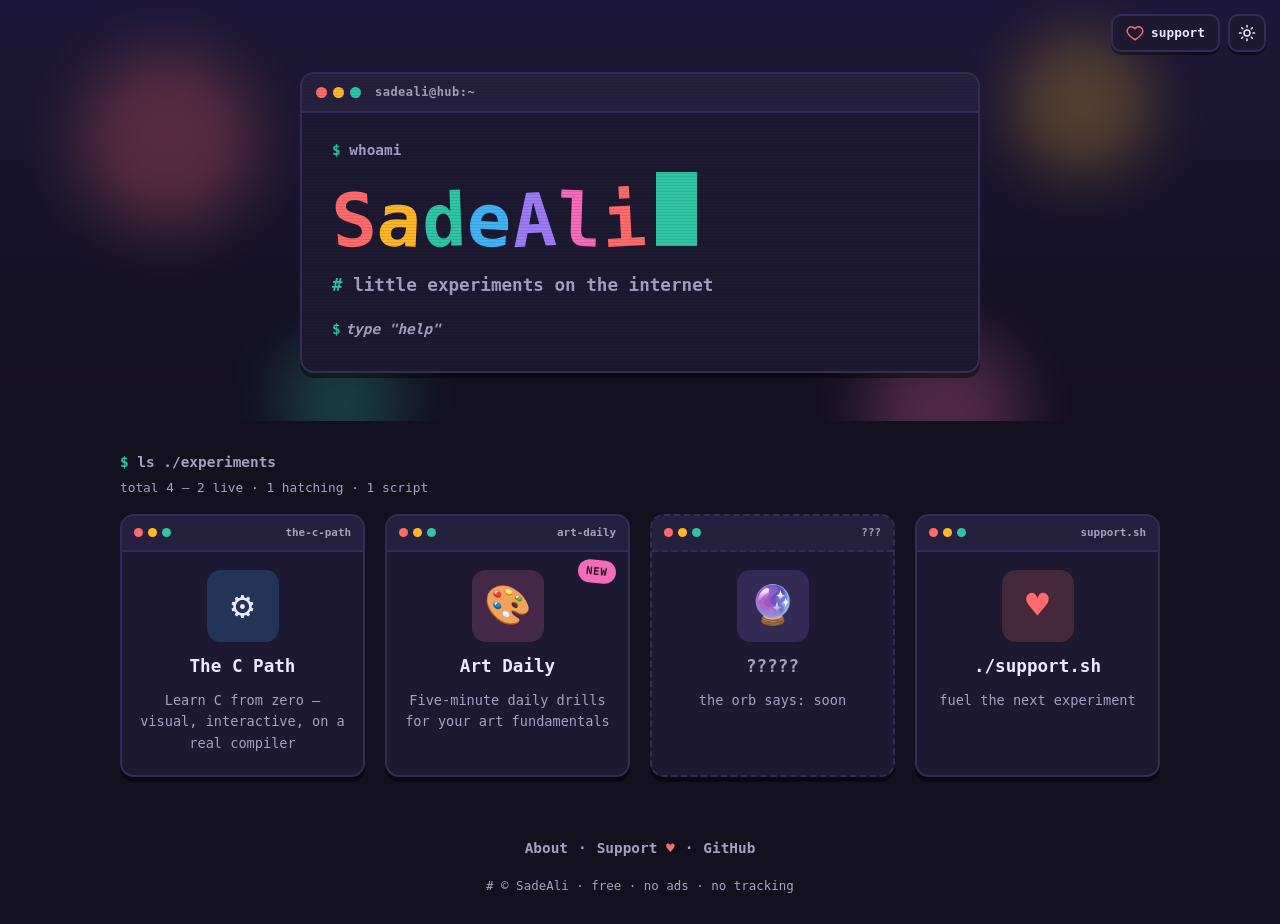
<file: index.html>
<!DOCTYPE html>
<html lang="en">
<head>
<meta charset="UTF-8">
<meta name="viewport" content="width=device-width, initial-scale=1.0">
<title>SadeAli — little experiments on the internet</title>
<meta name="description" content="A growing collection of small interactive experiments — games, tools and explorables. Free, in your browser, no ads, no signup.">
<meta property="og:type" content="website">
<meta property="og:title" content="SadeAli — little experiments on the internet">
<meta property="og:description" content="A growing collection of small interactive experiments — games, tools and explorables. Free, no ads, no signup.">
<meta property="og:site_name" content="SadeAli">
<meta property="og:url" content="https://sadeali.com/">
<meta property="og:image" content="https://sadeali.com/og.png">
<meta property="og:image:width" content="1200">
<meta property="og:image:height" content="630">
<meta property="og:image:alt" content="SadeAli — little experiments on the internet">
<link rel="canonical" href="https://sadeali.com/">
<meta name="twitter:card" content="summary_large_image">
<meta name="twitter:title" content="SadeAli — little experiments on the internet">
<meta name="twitter:description" content="A growing collection of small interactive experiments. Free, no ads, no signup.">
<meta name="twitter:image" content="https://sadeali.com/og.png">
<link rel="icon" href="data:image/svg+xml,&lt;svg xmlns='http://www.w3.org/2000/svg' viewBox='0 0 100 100'&gt;&lt;text y='.9em' font-size='90'&gt;🧪&lt;/text&gt;&lt;/svg&gt;">
<link rel="stylesheet" href="css/style.css">
<script>
(function(){var t=null;try{t=localStorage.getItem('sadeali-theme');}catch(e){}document.documentElement.dataset.theme=(t==='light')?'light':'dark';})();
/* Typed `whoami` intro: once per session, JS-on, motion allowed. main.js
   plays it; the timeout is a failsafe so the hero can never stay hidden. */
(function(){try{if(!matchMedia('(prefers-reduced-motion: reduce)').matches&&!sessionStorage.getItem('sadeali-typed')){setTimeout(function(){document.documentElement.classList.remove('typing');},2500);document.documentElement.classList.add('typing');sessionStorage.setItem('sadeali-typed','1');}}catch(e){}})();
</script>
<script type="application/ld+json">
{
  "@context": "https://schema.org",
  "@graph": [
    {"@type": "WebSite", "name": "SadeAli", "url": "https://sadeali.com/"},
    {"@type": "Person", "name": "SadeAli", "url": "https://sadeali.com/about/", "sameAs": ["https://github.com/SadeAli"]}
  ]
}
</script>
</head>
<body>
<a class="skip" href="#projects">Skip to projects</a>

<header class="hero">
  <div class="corner-controls">
    <a class="iconbtn heartbtn" href="support/" title="Support this site" aria-label="Support this site">
      <svg viewBox="0 0 24 24" width="18" height="18" aria-hidden="true"><path d="M12 21s-7.5-4.6-9.7-9A5.4 5.4 0 0 1 12 6.6 5.4 5.4 0 0 1 21.7 12c-2.2 4.4-9.7 9-9.7 9Z" stroke="currentColor" stroke-width="2" fill="none" stroke-linejoin="round"/></svg>
      <span class="heartlabel" aria-hidden="true">support</span>
    </a>
    <button class="iconbtn" id="themeToggle" aria-label="Toggle light or dark theme" title="Toggle theme" hidden>
      <svg class="ic-moon" viewBox="0 0 24 24" width="18" height="18" aria-hidden="true"><path d="M21 12.8A9 9 0 1 1 11.2 3a7 7 0 0 0 9.8 9.8Z" stroke="currentColor" stroke-width="2" fill="none" stroke-linejoin="round"/></svg>
      <svg class="ic-sun" viewBox="0 0 24 24" width="18" height="18" aria-hidden="true"><circle cx="12" cy="12" r="4" stroke="currentColor" stroke-width="2" fill="none"/><path d="M12 2v2m0 16v2M2 12h2m16 0h2M4.9 4.9l1.4 1.4m11.4 11.4 1.4 1.4M19.1 4.9l-1.4 1.4M6.3 17.7l-1.4 1.4" stroke="currentColor" stroke-width="2" stroke-linecap="round"/></svg>
    </button>
  </div>
  <div class="blobs" aria-hidden="true"><i class="blob b1"></i><i class="blob b2"></i><i class="blob b3"></i><i class="blob b4"></i></div>
  <div class="term hero-term">
    <div class="term-bar" aria-hidden="true"><i class="dot d1"></i><i class="dot d2"></i><i class="dot d3"></i><span class="term-title">sadeali@hub:~</span></div>
    <div class="term-body">
      <p class="promptline" aria-hidden="true"><span class="prompt">$</span> <span id="typedCmd">whoami</span></p>
      <h1 class="wordmark" aria-label="SadeAli"><span aria-hidden="true">S</span><span aria-hidden="true">a</span><span aria-hidden="true">d</span><span aria-hidden="true">e</span><span aria-hidden="true">A</span><span aria-hidden="true">l</span><span aria-hidden="true">i</span><span class="cursor" aria-hidden="true"></span></h1>
      <p class="tagline"><span class="comment-hash" aria-hidden="true"># </span>little experiments on the internet</p>
      <div class="shell" id="shell" hidden>
        <div id="shellOut" class="shell-out" role="log" aria-live="polite" aria-label="Terminal output" tabindex="0"></div>
        <form class="shell-form">
          <p class="promptline shell-line"><span class="prompt" aria-hidden="true">$</span> <input id="shellIn" class="shell-in" type="text" autocomplete="off" autocapitalize="none" spellcheck="false" enterkeyhint="go" aria-label="Terminal input — type help and press Enter" placeholder="type &quot;help&quot;"></p>
        </form>
      </div>
    </div>
  </div>
</header>

<main id="projects">
  <div class="gridwrap">
    <p class="promptline lsline" aria-hidden="true"><span class="prompt">$</span> ls ./experiments</p>
    <p class="lsout" aria-hidden="true">total 4 — 2 live · 1 hatching · 1 script</p>
    <ul class="grid" aria-label="Projects">
      <li>
        <a class="card accent-sky" href="https://waytoc.sadeali.com/">
          <span class="card-bar" aria-hidden="true"><i class="dot d1"></i><i class="dot d2"></i><i class="dot d3"></i><span class="card-slug">the-c-path</span></span>
          <span class="card-icon" aria-hidden="true">⚙️</span>
          <h2 class="card-title">The C Path</h2>
          <p class="card-tagline">Learn C from zero — visual, interactive, on a real compiler</p>
        </a>
      </li>
      <li>
        <a class="card accent-bubblegum" href="https://artdaily.sadeali.com/">
          <span class="card-bar" aria-hidden="true"><i class="dot d1"></i><i class="dot d2"></i><i class="dot d3"></i><span class="card-slug">art-daily</span></span>
          <span class="badge">NEW</span>
          <span class="card-icon" aria-hidden="true">🎨</span>
          <h2 class="card-title">Art Daily</h2>
          <p class="card-tagline">Five-minute daily drills for your art fundamentals</p>
        </a>
      </li>
      <li>
        <div class="card card-soon accent-lilac">
          <span class="card-bar" aria-hidden="true"><i class="dot d1"></i><i class="dot d2"></i><i class="dot d3"></i><span class="card-slug">???</span></span>
          <span class="card-icon" aria-hidden="true">🔮</span>
          <h2 class="card-title">?????</h2>
          <p class="card-tagline">the orb says: soon</p>
        </div>
      </li>
      <li>
        <a class="card card-support accent-coral" href="support/">
          <span class="card-bar" aria-hidden="true"><i class="dot d1"></i><i class="dot d2"></i><i class="dot d3"></i><span class="card-slug">support.sh</span></span>
          <span class="card-icon" aria-hidden="true">♥</span>
          <h2 class="card-title">./support.sh</h2>
          <p class="card-tagline">fuel the next experiment</p>
        </a>
      </li>
    </ul>
  </div>
</main>

<footer class="footer">
  <nav class="footnav" aria-label="Site links">
    <a href="about/">About</a>
    <span aria-hidden="true">·</span>
    <a href="support/">Support <span class="heart-ink" aria-hidden="true">♥</span></a>
    <span aria-hidden="true">·</span>
    <a href="https://github.com/SadeAli" rel="me noopener">GitHub</a>
    <span id="supportLinks"></span>
  </nav>
  <p class="fineprint"><span aria-hidden="true"># </span>© SadeAli · free · no ads · no tracking</p>
</footer>

<script src="js/support-config.js"></script>
<script src="js/main.js"></script>
<script src="js/terminal.js"></script>
</body>
</html>
</file>
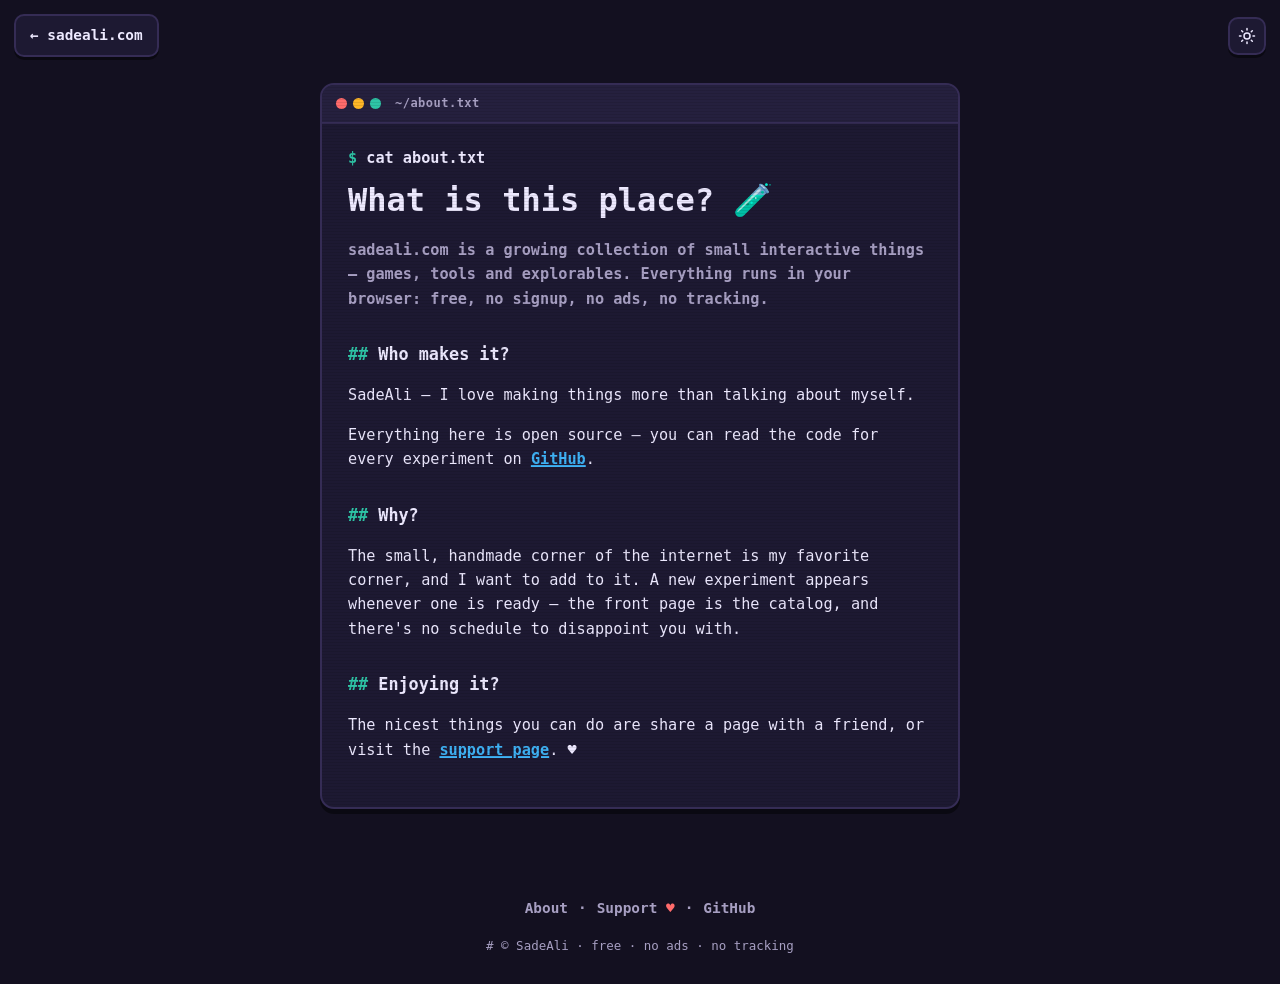
<file: about/index.html>
<!DOCTYPE html>
<html lang="en">
<head>
<meta charset="UTF-8">
<meta name="viewport" content="width=device-width, initial-scale=1.0">
<title>About — SadeAli</title>
<meta name="description" content="What sadeali.com is, who makes it, and why: a growing collection of free interactive experiments.">
<meta property="og:type" content="website">
<meta property="og:title" content="About — SadeAli">
<meta property="og:description" content="What sadeali.com is, who makes it, and why.">
<meta property="og:site_name" content="SadeAli">
<meta property="og:url" content="https://sadeali.com/about/">
<meta property="og:image" content="https://sadeali.com/og.png">
<meta property="og:image:width" content="1200">
<meta property="og:image:height" content="630">
<meta property="og:image:alt" content="SadeAli — little experiments on the internet">
<link rel="canonical" href="https://sadeali.com/about/">
<meta name="twitter:card" content="summary_large_image">
<meta name="twitter:title" content="About — SadeAli">
<meta name="twitter:description" content="What sadeali.com is, who makes it, and why.">
<meta name="twitter:image" content="https://sadeali.com/og.png">
<link rel="icon" href="data:image/svg+xml,&lt;svg xmlns='http://www.w3.org/2000/svg' viewBox='0 0 100 100'&gt;&lt;text y='.9em' font-size='90'&gt;🧪&lt;/text&gt;&lt;/svg&gt;">
<link rel="stylesheet" href="../css/style.css">
<script>
(function(){var t=null;try{t=localStorage.getItem('sadeali-theme');}catch(e){}document.documentElement.dataset.theme=(t==='light')?'light':'dark';})();
</script>
</head>
<body>
<div class="topbar">
  <a class="backlink" href="../">← sadeali.com</a>
  <div class="topbar-spacer"></div>
  <button class="iconbtn" id="themeToggle" aria-label="Toggle light or dark theme" title="Toggle theme" hidden>
    <svg class="ic-moon" viewBox="0 0 24 24" width="18" height="18" aria-hidden="true"><path d="M21 12.8A9 9 0 1 1 11.2 3a7 7 0 0 0 9.8 9.8Z" stroke="currentColor" stroke-width="2" fill="none" stroke-linejoin="round"/></svg>
    <svg class="ic-sun" viewBox="0 0 24 24" width="18" height="18" aria-hidden="true"><circle cx="12" cy="12" r="4" stroke="currentColor" stroke-width="2" fill="none"/><path d="M12 2v2m0 16v2M2 12h2m16 0h2M4.9 4.9l1.4 1.4m11.4 11.4 1.4 1.4M19.1 4.9l-1.4 1.4M6.3 17.7l-1.4 1.4" stroke="currentColor" stroke-width="2" stroke-linecap="round"/></svg>
  </button>
</div>

<main class="page">
  <div class="term">
    <div class="term-bar" aria-hidden="true"><i class="dot d1"></i><i class="dot d2"></i><i class="dot d3"></i><span class="term-title">~/about.txt</span></div>
    <div class="term-body">
      <p class="promptline" aria-hidden="true"><span class="prompt">$</span> cat about.txt</p>
      <h1>What is this place? 🧪</h1>
      <p class="lede">sadeali.com is a growing collection of small interactive things — games, tools and explorables. Everything runs in your browser: free, no signup, no ads, no tracking.</p>

      <h2>Who makes it?</h2>
      <p>SadeAli — I love making things more than talking about myself.</p>
      <p>Everything here is open source — you can read the code for every experiment on <a href="https://github.com/SadeAli" rel="me noopener">GitHub</a>.</p>

      <h2>Why?</h2>
      <p>The small, handmade corner of the internet is my favorite corner, and I want to add to it. A new experiment appears whenever one is ready — the front page is the catalog, and there's no schedule to disappoint you with.</p>

      <h2>Enjoying it?</h2>
      <p>The nicest things you can do are share a page with a friend, or visit the <a href="../support/">support page</a>. ♥</p>
    </div>
  </div>
</main>

<footer class="footer">
  <nav class="footnav" aria-label="Site links">
    <a href="../about/">About</a>
    <span aria-hidden="true">·</span>
    <a href="../support/">Support <span class="heart-ink" aria-hidden="true">♥</span></a>
    <span aria-hidden="true">·</span>
    <a href="https://github.com/SadeAli" rel="me noopener">GitHub</a>
    <span id="supportLinks"></span>
  </nav>
  <p class="fineprint"><span aria-hidden="true"># </span>© SadeAli · free · no ads · no tracking</p>
</footer>

<script src="../js/support-config.js"></script>
<script src="../js/main.js"></script>
</body>
</html>
</file>
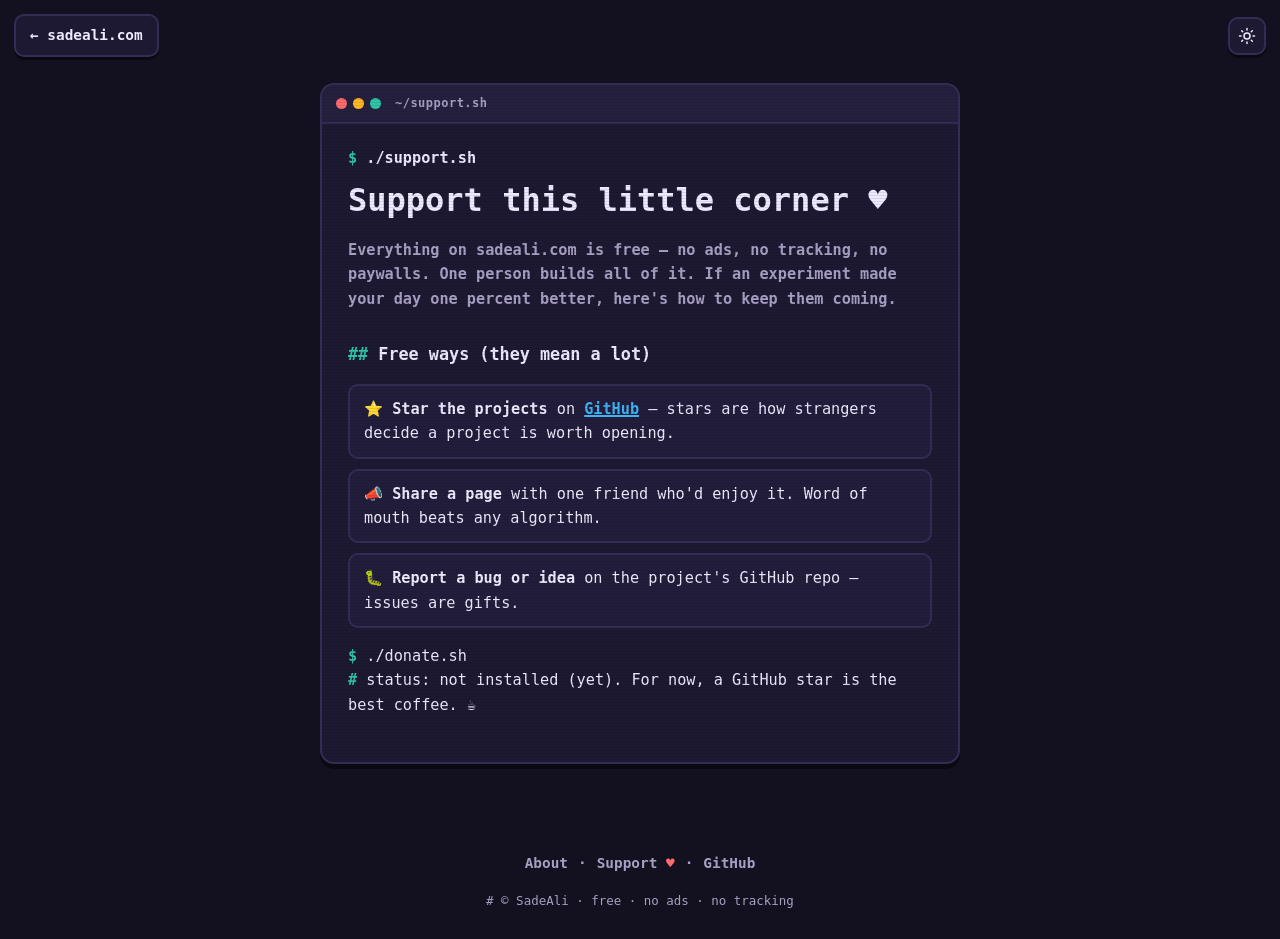
<file: support/index.html>
<!DOCTYPE html>
<html lang="en">
<head>
<meta charset="UTF-8">
<meta name="viewport" content="width=device-width, initial-scale=1.0">
<title>Support — SadeAli</title>
<meta name="description" content="Keep the experiments coming: free ways to support sadeali.com, and (soon) ways to fuel the next one.">
<meta property="og:type" content="website">
<meta property="og:title" content="Support — SadeAli">
<meta property="og:description" content="Keep the experiments coming.">
<meta property="og:site_name" content="SadeAli">
<meta property="og:url" content="https://sadeali.com/support/">
<meta property="og:image" content="https://sadeali.com/og.png">
<meta property="og:image:width" content="1200">
<meta property="og:image:height" content="630">
<meta property="og:image:alt" content="SadeAli — little experiments on the internet">
<link rel="canonical" href="https://sadeali.com/support/">
<meta name="twitter:card" content="summary_large_image">
<meta name="twitter:title" content="Support — SadeAli">
<meta name="twitter:description" content="Keep the experiments coming.">
<meta name="twitter:image" content="https://sadeali.com/og.png">
<link rel="icon" href="data:image/svg+xml,&lt;svg xmlns='http://www.w3.org/2000/svg' viewBox='0 0 100 100'&gt;&lt;text y='.9em' font-size='90'&gt;🧪&lt;/text&gt;&lt;/svg&gt;">
<link rel="stylesheet" href="../css/style.css">
<script>
(function(){var t=null;try{t=localStorage.getItem('sadeali-theme');}catch(e){}document.documentElement.dataset.theme=(t==='light')?'light':'dark';})();
</script>
</head>
<body>
<div class="topbar">
  <a class="backlink" href="../">← sadeali.com</a>
  <div class="topbar-spacer"></div>
  <button class="iconbtn" id="themeToggle" aria-label="Toggle light or dark theme" title="Toggle theme" hidden>
    <svg class="ic-moon" viewBox="0 0 24 24" width="18" height="18" aria-hidden="true"><path d="M21 12.8A9 9 0 1 1 11.2 3a7 7 0 0 0 9.8 9.8Z" stroke="currentColor" stroke-width="2" fill="none" stroke-linejoin="round"/></svg>
    <svg class="ic-sun" viewBox="0 0 24 24" width="18" height="18" aria-hidden="true"><circle cx="12" cy="12" r="4" stroke="currentColor" stroke-width="2" fill="none"/><path d="M12 2v2m0 16v2M2 12h2m16 0h2M4.9 4.9l1.4 1.4m11.4 11.4 1.4 1.4M19.1 4.9l-1.4 1.4M6.3 17.7l-1.4 1.4" stroke="currentColor" stroke-width="2" stroke-linecap="round"/></svg>
  </button>
</div>

<main class="page">
  <div class="term">
    <div class="term-bar" aria-hidden="true"><i class="dot d1"></i><i class="dot d2"></i><i class="dot d3"></i><span class="term-title">~/support.sh</span></div>
    <div class="term-body">
      <p class="promptline" aria-hidden="true"><span class="prompt">$</span> ./support.sh</p>
      <h1>Support this little corner ♥</h1>
      <p class="lede">Everything on sadeali.com is free — no ads, no tracking, no paywalls. One person builds all of it. If an experiment made your day one percent better, here's how to keep them coming.</p>

      <h2>Free ways (they mean a lot)</h2>
  <ul class="fancy">
    <li>⭐ <strong>Star the projects</strong> on <a href="https://github.com/SadeAli" rel="me noopener">GitHub</a> — stars are how strangers decide a project is worth opening.</li>
    <li>📣 <strong>Share a page</strong> with one friend who'd enjoy it. Word of mouth beats any algorithm.</li>
    <li>🐛 <strong>Report a bug or idea</strong> on the project's GitHub repo — issues are gifts.</li>
  </ul>

  <section id="moneyWays" hidden>
    <h2>Fuel the next experiment</h2>
    <p>Donations pay for domains and hosting, and buy the time that turns “someday” ideas into pages.</p>
    <!-- Buttons are rendered by js/main.js from the switches in
         js/support-config.js — one per configured platform. -->
    <p class="btnrow" id="donateButtons"></p>
    <!-- Goal meter: rendered by js/main.js from SUPPORT.goal; stays
         hidden until a target is set AND at least one platform exists. -->
    <pre class="costs goalbar" id="goalMeter" role="img" hidden></pre>
  </section>
  <p id="moneySoon"><span class="prompt" aria-hidden="true">$</span> ./donate.sh<br><span class="comment-hash" aria-hidden="true"># </span>status: not installed (yet). For now, a GitHub star is the best coffee. ☕</p>

  <section id="newsletter" hidden>
    <h2>Get new experiments by email</h2>
    <p>A short note when something new hatches. No spam, unsubscribe anytime.</p>
    <form class="newsletter-form" method="post" target="_blank">
      <label class="skip" for="nlEmail">Email address</label>
      <input type="email" id="nlEmail" name="email" placeholder="you@example.com" required>
      <button type="submit" class="btn accent-mint">Subscribe</button>
    </form>
  </section>

  <section id="supportersWall" hidden>
    <h2>Wall of legends 🏆</h2>
    <p>People who chipped in. Thank you — you're the reason the next thing exists.</p>
    <ul class="supporters"></ul>
  </section>
    </div>
  </div>
</main>

<footer class="footer">
  <nav class="footnav" aria-label="Site links">
    <a href="../about/">About</a>
    <span aria-hidden="true">·</span>
    <a href="../support/">Support <span class="heart-ink" aria-hidden="true">♥</span></a>
    <span aria-hidden="true">·</span>
    <a href="https://github.com/SadeAli" rel="me noopener">GitHub</a>
    <span id="supportLinks"></span>
  </nav>
  <p class="fineprint"><span aria-hidden="true"># </span>© SadeAli · free · no ads · no tracking</p>
</footer>

<script src="../js/support-config.js"></script>
<script src="../js/main.js"></script>
</body>
</html>
</file>
<file: css/style.css>
/* ============================================================
   sadeali.com — friendly terminal theme.
   Dark-first (a terminal is dark); the toggle switches to a
   "paper terminal" light mode. Zero dependencies, system mono
   stack. Tokens, terminal window component, hero, cards,
   inner pages, footer.
   ============================================================ */

:root {
  color-scheme: dark;
  --bg: #131020;
  --card: #1D1932;
  --ink: #EDE9FF;
  --muted: #A79FC2;
  --line: #352C55;
  --shadow: rgba(0, 0, 0, 0.45);
  --hero-from: #1C1738;
  --focus: #9D7BF4;
  --link: #3FB3F6;
  --blob-alpha: 0.26;

  --coral: #FF6B6B;
  --sunny: #FFB627;
  --mint: #2EC4A6;
  --sky: #3FB3F6;
  --lilac: #9D7BF4;
  --bubblegum: #F46BB8;
  --prompt: var(--mint);
}

/* Paper terminal (light) — chosen via the toggle. */
:root[data-theme="light"] {
  color-scheme: light;
  --bg: #FDF6EC;
  --card: #FFFFFF;
  --ink: #2B2440;
  --muted: #6E6587;
  --line: #E8DCC8;
  --shadow: rgba(43, 36, 64, 0.10);
  --hero-from: #C9E9FF;
  --focus: #1A73AD;
  --link: #1A73AD;
  --blob-alpha: 0.5;
  --prompt: #0F7A63; /* mint darkened to pass AA on cream (4.9:1) */
}

/* --accent-ink is the accent as *text*: same hue, deepened in light mode
   to clear contrast minimums on the cream background. */
.accent-coral { --accent: var(--coral); --accent-ink: var(--coral); }
.accent-sunny { --accent: var(--sunny); --accent-ink: var(--sunny); }
.accent-mint { --accent: var(--mint); --accent-ink: var(--mint); }
.accent-sky { --accent: var(--sky); --accent-ink: var(--sky); }
.accent-lilac { --accent: var(--lilac); --accent-ink: var(--lilac); }
.accent-bubblegum { --accent: var(--bubblegum); --accent-ink: var(--bubblegum); }
/* Verified ≥4.5:1 on the card-bar tint (#F7F3EC), where the slug lives. */
:root[data-theme="light"] .accent-coral { --accent-ink: #C42F2F; }
:root[data-theme="light"] .accent-sunny { --accent-ink: #8F5F00; }
:root[data-theme="light"] .accent-mint { --accent-ink: #0F7A63; }
:root[data-theme="light"] .accent-sky { --accent-ink: #1A73AD; }
:root[data-theme="light"] .accent-lilac { --accent-ink: #7146DB; }
:root[data-theme="light"] .accent-bubblegum { --accent-ink: #B62965; }

* { box-sizing: border-box; }

/* The Stage-0 reveal depends on [hidden] beating component display rules
   (UA stylesheets don't always apply it with !important). */
[hidden] { display: none !important; }

html { height: 100%; scrollbar-color: var(--muted) var(--bg); }

/* Selecting text inverts it, like a real terminal. */
::selection { background: var(--prompt); color: var(--bg); }

body {
  margin: 0;
  min-height: 100%;
  display: flex;
  flex-direction: column;
  background: var(--bg);
  color: var(--ink);
  font-family: ui-monospace, "Cascadia Code", "JetBrains Mono", "Fira Code", "Source Code Pro", Menlo, Consolas, "DejaVu Sans Mono", monospace;
  /* Terminal cells: no ligatures, digits all the same width. */
  font-variant-ligatures: none;
  font-variant-numeric: tabular-nums lining-nums;
  line-height: 1.6;
  -webkit-font-smoothing: antialiased;
}

a { color: inherit; }

.skip {
  position: absolute;
  left: -9999px;
  top: 0;
  background: var(--card);
  color: var(--ink);
  padding: 10px 16px;
  border-radius: 0 0 12px 0;
  z-index: 20;
}
.skip:focus { left: 0; }

:is(a, button, input, [tabindex]):focus-visible {
  outline: 3px solid var(--focus);
  outline-offset: 3px;
}

/* ===== Terminal window component ===== */

.term {
  position: relative;
  background: var(--card);
  border: 2px solid var(--line);
  border-radius: 14px;
  box-shadow: 0 5px 0 var(--shadow);
  overflow: hidden;
  text-align: left;
}

/* Faint CRT scanlines over terminal windows (dark mode only). */
.term::after {
  content: "";
  position: absolute;
  inset: 0;
  border-radius: inherit;
  pointer-events: none;
  background: repeating-linear-gradient(0deg, transparent 0 2px, rgba(0, 0, 0, 0.09) 2px 3px);
}
:root[data-theme="light"] .term::after { display: none; }

.term-bar {
  display: flex;
  align-items: center;
  gap: 6px;
  padding: 9px 14px;
  border-bottom: 2px solid var(--line);
  background: color-mix(in srgb, var(--line) 35%, var(--card));
}

.dot { width: 11px; height: 11px; border-radius: 50%; }
.dot.d1 { background: var(--coral); }
.dot.d2 { background: var(--sunny); }
.dot.d3 { background: var(--mint); }

.term-title {
  margin-left: 8px;
  font-size: 0.75rem;
  font-weight: 700;
  color: var(--muted);
  letter-spacing: 0.04em;
}

.term-body { padding: 24px 26px 26px; }

.promptline {
  margin: 0 0 10px;
  font-size: 0.9rem;
  font-weight: 700;
  color: var(--muted);
}
.prompt { color: var(--prompt); font-weight: 900; user-select: none; /* copying a command never grabs the $ */ }

.term-output { margin: 0 0 14px; font-size: 0.9rem; color: var(--muted); }

.cursor {
  display: inline-block;
  width: 0.55em;
  height: 1em;
  margin-left: 0.12em;
  background: var(--prompt);
  vertical-align: baseline;
  animation: blink 1.1s steps(2, start) infinite;
}
@keyframes blink { 50% { opacity: 0; } }

/* ===== Corner controls (theme toggle, support heart) ===== */

.corner-controls {
  position: absolute;
  top: 14px;
  right: 14px;
  display: flex;
  gap: 8px;
  z-index: 5;
}

.iconbtn {
  display: inline-flex;
  align-items: center;
  justify-content: center;
  width: 38px;
  height: 38px;
  border-radius: 10px;
  border: 2px solid var(--line);
  background: var(--card);
  color: var(--ink);
  cursor: pointer;
  padding: 0;
  text-decoration: none;
  box-shadow: 0 3px 0 var(--shadow);
  transition: transform 0.15s ease, box-shadow 0.15s ease;
}
.iconbtn:hover { transform: translateY(-2px); box-shadow: 0 5px 0 var(--shadow); }
.iconbtn:active { transform: translateY(1px); box-shadow: 0 1px 0 var(--shadow); }

/* The corner heart is a pill with a label on wide screens — a bare icon
   is too easy to scroll past for the one button that pays the bills. */
.heartbtn { width: auto; padding: 0 13px; gap: 7px; }
.heartbtn svg { color: var(--coral); }
.heartlabel { font-size: 0.8rem; font-weight: 800; }

.heartbtn svg { animation: heartbeat 2.6s ease-in-out infinite; }
@keyframes heartbeat {
  0%, 100% { transform: scale(1); }
  12% { transform: scale(1.18); }
  24% { transform: scale(1); }
}

/* Dark (default) shows the sun (click → light); light shows the moon. */
.ic-moon { display: none; }
:root[data-theme="light"] .ic-moon { display: inline; }
:root[data-theme="light"] .ic-sun { display: none; }

/* ===== Hero ===== */

.hero {
  position: relative;
  overflow: hidden;
  text-align: center;
  padding: 72px 20px 48px;
  background: linear-gradient(180deg, var(--hero-from) 0%, var(--bg) 100%);
}

.blobs { position: absolute; inset: 0; pointer-events: none; }

.blob {
  position: absolute;
  border-radius: 50%;
  filter: blur(30px);
  opacity: var(--blob-alpha);
  animation: drift 12s ease-in-out infinite alternate;
}
.b1 { width: 180px; height: 180px; left: 6%; top: 12%; background: var(--coral); animation-duration: 13s; }
.b2 { width: 140px; height: 140px; right: 10%; top: 8%; background: var(--sunny); animation-duration: 10s; animation-delay: -3s; }
.b3 { width: 120px; height: 120px; left: 22%; bottom: -10%; background: var(--mint); animation-duration: 15s; animation-delay: -6s; }
.b4 { width: 160px; height: 160px; right: 20%; bottom: -18%; background: var(--bubblegum); animation-duration: 11s; animation-delay: -8s; }

@keyframes drift {
  from { transform: translate(0, 0) scale(1); }
  to { transform: translate(24px, -18px) scale(1.12); }
}

.hero-term {
  position: relative;
  width: 100%;
  max-width: 680px;
  margin: 0 auto;
}
.hero-term .term-body { padding: 26px 30px 30px; }

.wordmark {
  margin: 0;
  font-size: clamp(2.4rem, 9vw, 4.6rem);
  font-weight: 900;
  letter-spacing: 0.01em;
  line-height: 1.15;
}

.wordmark span { display: inline-block; }
.wordmark span:nth-child(1) { color: var(--coral); transform: rotate(-4deg); }
.wordmark span:nth-child(2) { color: var(--sunny); transform: rotate(3deg); }
.wordmark span:nth-child(3) { color: var(--mint); transform: rotate(-2deg); }
.wordmark span:nth-child(4) { color: var(--sky); transform: rotate(3deg); }
.wordmark span:nth-child(5) { color: var(--lilac); transform: rotate(-3deg); }
.wordmark span:nth-child(6) { color: var(--bubblegum); transform: rotate(2deg); }
.wordmark span:nth-child(7) { color: var(--coral); transform: rotate(-3deg); }

.wordmark:hover span:not(.cursor) { animation: hop 0.5s ease; }
/* Same specificity as the rule above and later in source, so the
   staggered delays beat the shorthand's implicit delay reset. */
.wordmark:hover span:nth-child(2) { animation-delay: 0.04s; }
.wordmark:hover span:nth-child(3) { animation-delay: 0.08s; }
.wordmark:hover span:nth-child(4) { animation-delay: 0.12s; }
.wordmark:hover span:nth-child(5) { animation-delay: 0.16s; }
.wordmark:hover span:nth-child(6) { animation-delay: 0.2s; }
.wordmark:hover span:nth-child(7) { animation-delay: 0.24s; }

/* The blinking cursor keeps its own animation even mid-hop. */
.wordmark .cursor { animation: blink 1.1s steps(2, start) infinite; }

/* Raw accents are tuned for the dark card; on paper they need deeper
   versions to clear the 3:1 large-text minimum. */
:root[data-theme="light"] .wordmark span:nth-child(1) { color: #D93A3A; }
:root[data-theme="light"] .wordmark span:nth-child(2) { color: #A87000; }
:root[data-theme="light"] .wordmark span:nth-child(3) { color: #178F77; }
:root[data-theme="light"] .wordmark span:nth-child(4) { color: #1A73AD; }
:root[data-theme="light"] .wordmark span:nth-child(5) { color: #7E52E8; }
:root[data-theme="light"] .wordmark span:nth-child(6) { color: #CC2E79; }
:root[data-theme="light"] .wordmark span:nth-child(7) { color: #D93A3A; }

@keyframes hop {
  30% { transform: translateY(-12px); }
  60% { transform: translateY(2px); }
}

.tagline {
  margin: 8px 0 0;
  font-size: clamp(0.95rem, 2.6vw, 1.1rem);
  color: var(--muted);
  font-weight: 600;
}
.comment-hash { color: var(--prompt); font-weight: 900; }

/* Typed-out `whoami` intro. The .typing class exists only when JS is on,
   motion is allowed, and it hasn't played this session (set in <head>);
   main.js types the command and removes the class to reveal the output. */
.wordmark, .tagline { transition: opacity 0.35s ease, transform 0.35s ease; }
.tagline { transition-delay: 0.12s; }
.typing .wordmark, .typing .tagline { opacity: 0; transform: translateY(6px); transition: none; }

/* ===== Project grid ===== */

main { flex: 1; width: 100%; }

.gridwrap { max-width: 1080px; margin: 0 auto; padding: 30px 20px 20px; }

.lsline { margin: 0 0 4px; }
.lsout { margin: 0 0 16px; font-size: 0.8rem; color: var(--muted); }

.grid {
  list-style: none;
  margin: 0;
  padding: 0;
  display: grid;
  grid-template-columns: repeat(auto-fill, minmax(240px, 1fr));
  gap: 20px;
}

/* Entry rise is gated on no-preference (not just flattened): with a
   backwards fill, any agent that suspends animation clocks would
   otherwise hold the cards at opacity 0. */
@media (prefers-reduced-motion: no-preference) {
  .grid > li { animation: rise 0.5s ease backwards; }
  .grid > li:nth-child(2) { animation-delay: 0.07s; }
  .grid > li:nth-child(3) { animation-delay: 0.14s; }
  .grid > li:nth-child(4) { animation-delay: 0.21s; }
  .grid > li:nth-child(5) { animation-delay: 0.28s; }
  .grid > li:nth-child(6) { animation-delay: 0.35s; }
}

@keyframes rise {
  from { opacity: 0; transform: translateY(14px); }
}

.card {
  position: relative;
  display: flex;
  flex-direction: column;
  align-items: center;
  gap: 10px;
  height: 100%;
  padding: 0 18px 20px;
  text-align: center;
  text-decoration: none;
  background: var(--card);
  border: 2px solid var(--line);
  border-radius: 14px;
  overflow: hidden; /* clip the full-bleed card-bar to the rounded corners */
  box-shadow: 0 5px 0 var(--shadow);
  transition: transform 0.18s ease, box-shadow 0.18s ease, border-color 0.18s ease;
}

.card-bar {
  align-self: stretch;
  display: flex;
  align-items: center;
  gap: 5px;
  margin: 0 -18px 8px;
  padding: 8px 12px;
  border-bottom: 2px solid var(--line);
  background: color-mix(in srgb, var(--line) 35%, var(--card));
}
.card-bar .dot { width: 9px; height: 9px; }
.card-slug {
  margin-left: auto;
  font-size: 0.68rem;
  font-weight: 700;
  color: var(--muted);
}

a.card:hover, a.card:focus-visible {
  transform: translateY(-6px) rotate(-1.2deg);
  border-color: var(--accent);
  box-shadow: 0 9px 0 var(--shadow), 0 0 26px color-mix(in srgb, var(--accent) 30%, transparent);
}
a.card:hover .card-slug, a.card:focus-visible .card-slug { color: var(--accent-ink); }

.card-icon {
  display: grid;
  place-items: center;
  width: 72px;
  height: 72px;
  font-size: 38px;
  border-radius: 14px;
  background: color-mix(in srgb, var(--accent) 18%, transparent);
}

.card-title { margin: 0; font-size: 1.1rem; font-weight: 800; }
.card-tagline { margin: 0; font-size: 0.85rem; color: var(--muted); }

.badge {
  position: absolute;
  top: 44px;
  right: 12px;
  font-size: 0.66rem;
  font-weight: 900;
  letter-spacing: 0.08em;
  color: #1A1626; /* dark ink passes AA on every accent, both themes */
  background: var(--accent);
  padding: 3px 8px;
  border-radius: 999px;
  transform: rotate(6deg);
}

.card-soon { border-style: dashed; }
.card-soon .card-bar { border-bottom-style: dashed; }
.card-soon .card-title, .card-soon .card-tagline { color: var(--muted); }
.card-soon .card-icon { animation: wobble 3.2s ease-in-out infinite; }
.grid > li:nth-child(even) .card-soon .card-icon { animation-delay: -1.6s; }

@keyframes wobble {
  0%, 100% { transform: rotate(0deg); }
  20% { transform: rotate(-5deg); }
  40% { transform: rotate(4deg); }
  60% { transform: rotate(-3deg); }
  80% { transform: rotate(2deg); }
}

.card-support .card-icon { color: var(--coral); }

/* ===== Inner pages (about, support, 404) ===== */

.topbar {
  display: flex;
  align-items: center;
  gap: 8px;
  padding: 14px;
}

.backlink {
  display: inline-flex;
  align-items: center;
  gap: 6px;
  font-weight: 800;
  font-size: 0.9rem;
  text-decoration: none;
  padding: 8px 14px;
  border: 2px solid var(--line);
  border-radius: 10px;
  background: var(--card);
  box-shadow: 0 3px 0 var(--shadow);
  transition: transform 0.15s ease, box-shadow 0.15s ease;
}
.backlink:hover { transform: translateY(-2px); box-shadow: 0 5px 0 var(--shadow); }

.topbar-spacer { flex: 1; }

.page {
  width: 100%;
  max-width: 680px;
  margin: 0 auto;
  padding: 12px 20px 48px;
}

.page .term-body { padding: 22px 26px 30px; }

.page h1 {
  font-size: clamp(1.5rem, 5vw, 2rem);
  font-weight: 900;
  line-height: 1.2;
  margin: 0.2em 0 0.6em;
}

.page h2 { font-size: 1.05rem; font-weight: 800; margin: 1.8em 0 0.4em; color: var(--ink); }
.page h2::before { content: "## "; content: "## " / ""; color: var(--prompt); }
.page p, .page li { color: var(--ink); font-size: 0.95rem; }
.page .lede { color: var(--muted); font-weight: 600; }
.page a { color: var(--link); font-weight: 700; text-decoration-thickness: 2px; }

.page ul.fancy { list-style: none; padding: 0; }
.page ul.fancy li {
  margin: 10px 0;
  padding: 11px 14px;
  background: color-mix(in srgb, var(--line) 22%, var(--card));
  border: 2px solid var(--line);
  border-radius: 10px;
}

.btnrow { display: flex; flex-wrap: wrap; gap: 12px; margin: 16px 0; }

.btn {
  display: inline-flex;
  align-items: center;
  gap: 8px;
  padding: 11px 18px;
  font-size: 0.95rem;
  font-weight: 800;
  font-family: inherit;
  text-decoration: none;
  color: var(--ink);
  background: color-mix(in srgb, var(--accent, var(--sky)) 26%, var(--card));
  border: 2px solid var(--accent, var(--sky));
  border-radius: 10px;
  cursor: pointer;
  box-shadow: 0 4px 0 color-mix(in srgb, var(--accent, var(--sky)) 45%, transparent);
  transition: transform 0.15s ease, box-shadow 0.15s ease;
}
.btn:hover { transform: translateY(-3px); box-shadow: 0 7px 0 color-mix(in srgb, var(--accent, var(--sky)) 45%, transparent); }
.btn:active { transform: translateY(1px); box-shadow: 0 1px 0 color-mix(in srgb, var(--accent, var(--sky)) 45%, transparent); }

.newsletter-form { display: flex; flex-wrap: wrap; gap: 10px; margin: 14px 0; }
.newsletter-form input[type="email"] {
  flex: 1;
  min-width: 200px;
  padding: 11px 14px;
  font-size: 0.95rem;
  font-family: inherit;
  color: var(--ink);
  background: var(--bg);
  border: 2px solid var(--muted); /* --line is sub-3:1 for a control boundary */
  border-radius: 10px;
}

/* Terminal-output blocks on /support: the costs.txt receipt and the
   goal meter. Real numbers, monospace dot leaders. */
.costs {
  margin: 12px 0;
  padding: 13px 16px;
  font-family: inherit;
  font-size: 0.88rem;
  line-height: 1.9;
  color: var(--ink);
  background: color-mix(in srgb, var(--line) 22%, var(--card));
  border: 2px solid var(--line);
  border-radius: 10px;
  overflow-x: auto;
}
.costs .ok { color: var(--prompt); font-weight: 700; }
.costs .dim { color: var(--muted); }

.goalbar { letter-spacing: 0.06em; }
.goalbar .fill { color: var(--prompt); }

.supporters { list-style: none; padding: 0; display: flex; flex-wrap: wrap; gap: 10px; }
.supporters li {
  padding: 7px 13px;
  font-weight: 700;
  font-size: 0.9rem;
  background: color-mix(in srgb, var(--line) 22%, var(--card));
  border: 2px solid var(--line);
  border-radius: 999px;
}

/* ===== 404 ===== */

.lost {
  flex: 1;
  display: flex;
  flex-direction: column;
  align-items: center;
  justify-content: center;
  padding: 40px 20px;
}
.lost-term { width: 100%; max-width: 560px; }
.lost-term .term-body { text-align: center; }
.lost-term .promptline, .lost-term .term-output { text-align: left; }
.lost .bigicon { font-size: 76px; margin: 10px 0 4px; animation: wobble 3.2s ease-in-out infinite; }
.lost h1 { font-size: clamp(1.5rem, 5vw, 2rem); font-weight: 900; margin: 8px 0 6px; }
.lost .lost-sub { color: var(--muted); font-weight: 600; margin: 0 0 22px; }

/* ===== Footer ===== */

.footer {
  text-align: center;
  padding: 40px 20px 28px;
  color: var(--muted);
}

.footnav {
  display: flex;
  flex-wrap: wrap;
  align-items: center;
  justify-content: center;
  gap: 10px;
  font-weight: 700;
  font-size: 0.9rem;
}
.footnav a { text-decoration: none; }
.footnav a:hover { text-decoration: underline; text-decoration-thickness: 2px; }
#supportLinks { display: contents; }

.heart-ink { color: var(--coral); }

.fineprint { margin: 16px 0 0; font-size: 0.78rem; }

/* ===== Motion & small screens ===== */

@media (prefers-reduced-motion: reduce) {
  *, *::before, *::after {
    animation-duration: 0.01ms !important;
    animation-delay: 0s !important;
    animation-iteration-count: 1 !important;
    transition-duration: 0.01ms !important;
  }
  .cursor { opacity: 1; }
}

@media (max-width: 480px) {
  .hero { padding: 68px 14px 40px; }
  .hero-term .term-body { padding: 20px 18px 24px; }
  .gridwrap { padding: 24px 14px 16px; }
  .grid { grid-template-columns: 1fr 1fr; gap: 12px; }
  .card { padding: 0 12px 16px; }
  .card-bar { margin: 0 -12px 6px; }
  .card-icon { width: 58px; height: 58px; font-size: 30px; }
  .card-title { font-size: 0.98rem; }
  .card-tagline { font-size: 0.78rem; }
  .badge { top: 38px; }
}

/* ===== Interactive hero shell ===== */

.shell { margin-top: 14px; }
.shell-out { max-height: 180px; overflow-y: auto; }
.shell-form { margin: 0; }
.shell-line-out { margin: 2px 0; font-size: 0.88rem; font-weight: 600; color: var(--muted); white-space: pre-wrap; }
.shell-line-out.cmd { color: var(--ink); font-weight: 700; }
.shell-line-out a { color: var(--link); font-weight: 700; }
.shell-line { display: flex; align-items: baseline; gap: 0.55ch; margin: 4px 0 0; }
.shell-in {
  flex: 1;
  min-width: 0;
  padding: 0;
  font: inherit;
  color: var(--ink);
  background: transparent;
  border: 0;
  outline: none;
  caret-color: var(--prompt);
}
.shell-in::placeholder { color: var(--muted); opacity: 1; font-style: italic; }
</file>
